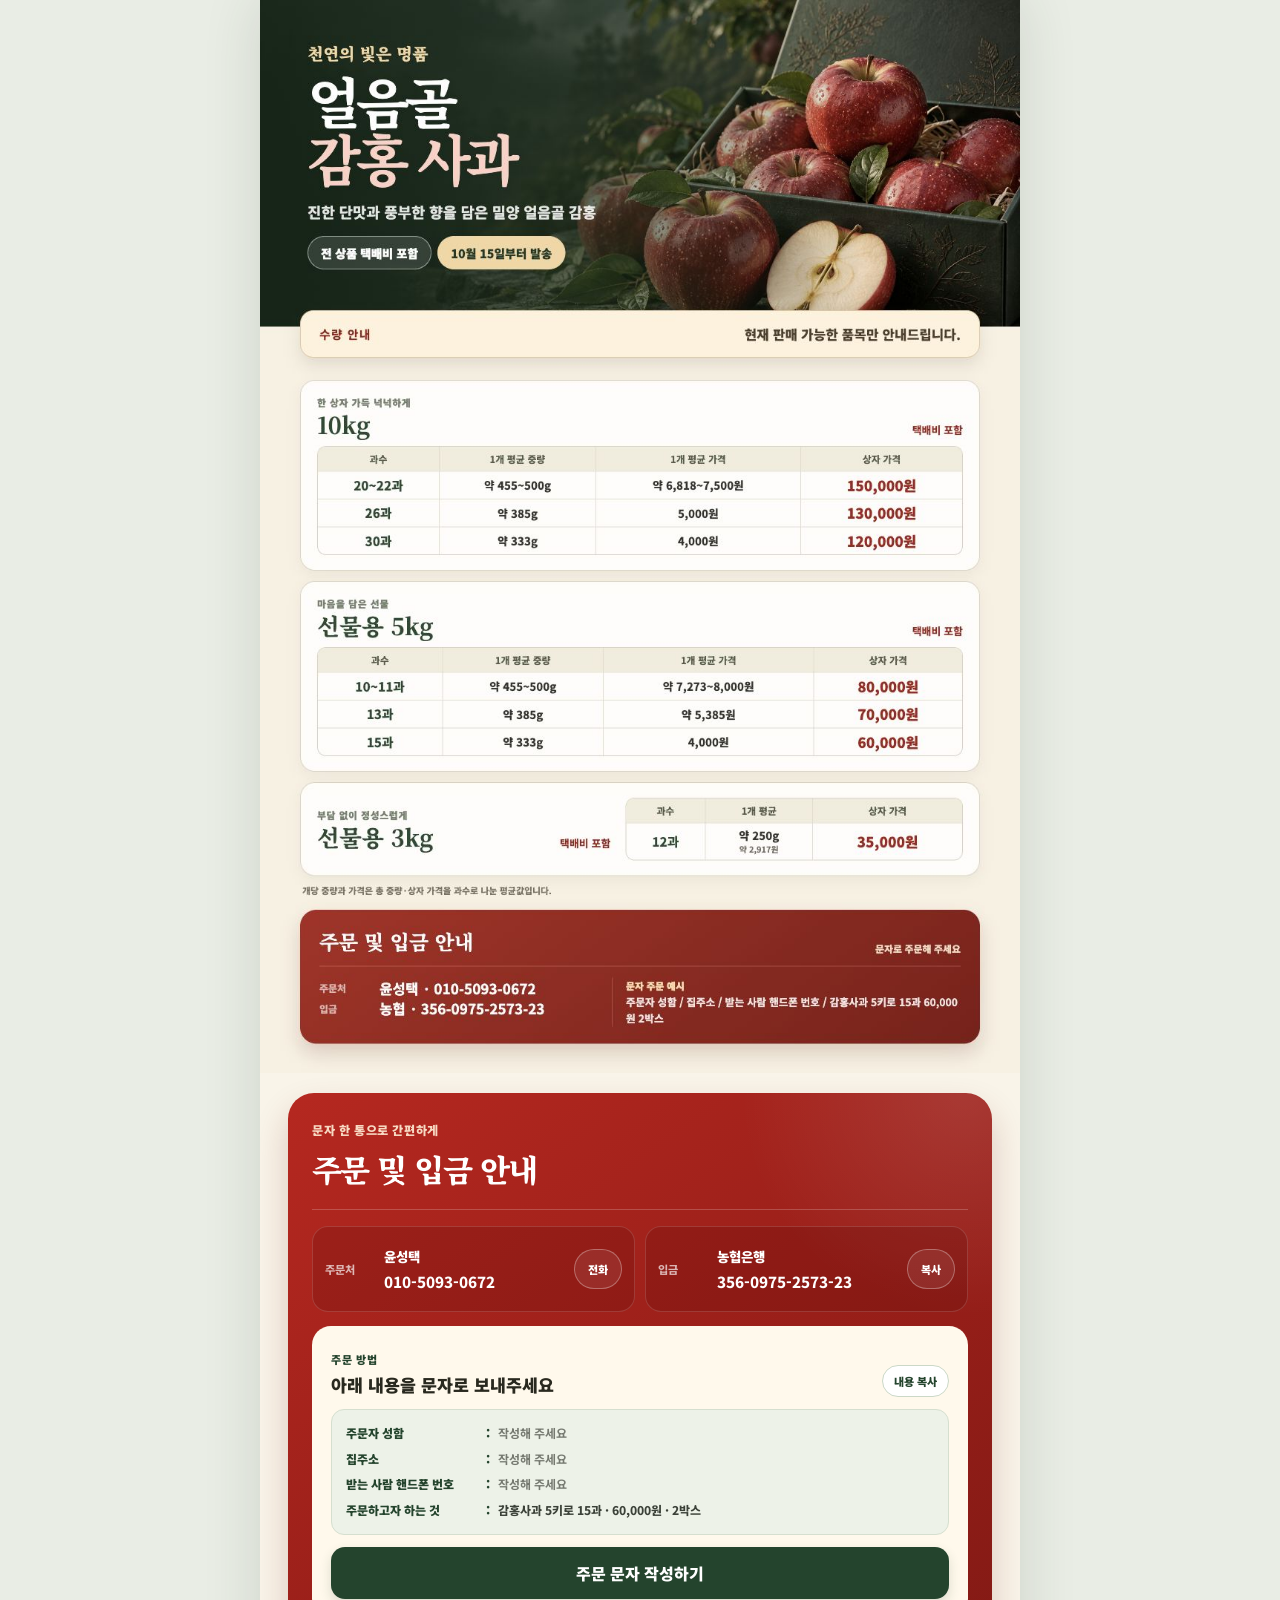
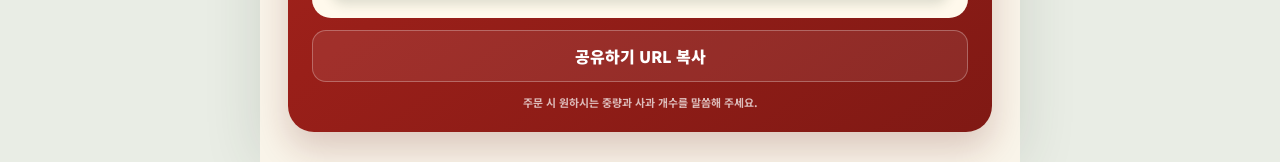
<file: index.html>
<!doctype html>
<html lang="ko">
  <head>
    <meta charset="UTF-8" />
    <meta name="viewport" content="width=device-width,initial-scale=1.0" />
    <meta name="theme-color" content="#31563a" />
    <meta
      name="description"
      content="현재 판매 가능한 밀양 얼음골 감홍 사과 가격표입니다. 택배는 10월 15일부터 발송합니다."
    />
    <meta property="og:type" content="website" />
    <meta property="og:title" content="얼음골 사과 · 감홍 가격표" />
    <meta property="og:description" content="현재 판매 가능 품목 / 택배비 포함 / 10월 15일부터 발송" />
    <meta property="og:url" content="https://dev-wonny.github.io/eoreumgol-apple/?v=20261010-remaining" />
    <meta property="og:image" content="https://dev-wonny.github.io/eoreumgol-apple/poster-gamhong.png?v=20261010-remaining" />
    <meta property="og:image:width" content="1024" />
    <meta property="og:image:height" content="1446" />
    <title>얼음골 사과 · 감홍 가격표</title>
    <link rel="preconnect" href="https://fonts.googleapis.com" />
    <link rel="preconnect" href="https://fonts.gstatic.com" crossorigin />
    <link
      href="https://fonts.googleapis.com/css2?family=Noto+Sans+KR:wght@500;600;700;800;900&family=Noto+Serif+KR:wght@700;800;900&display=swap"
      rel="stylesheet"
    />
    <link rel="stylesheet" href="styles.css?v=20261009-gamhong" />
  </head>
  <body>
    <main>
      <section class="poster" aria-label="얼음골 감홍 사과 가격표">
        <img
          src="./poster-gamhong.png?v=20261010-remaining"
          alt="현재 판매 가능한 얼음골 감홍 사과 가격표. 택배는 10월 15일부터 발송. 10kg는 20~22과 15만원, 26과 13만원, 30과 12만원. 선물용 5kg는 10~11과 8만원, 13과 7만원, 15과 6만원. 선물용 3kg 12과는 3만5천원."
        />
      </section>
      <section class="order-card" aria-labelledby="order-title">
        <div class="order-title-wrap">
          <p class="section-kicker">문자 한 통으로 간편하게</p>
          <h2 id="order-title">주문 및 입금 안내</h2>
        </div>
        <div class="order-grid">
          <div class="info-row">
            <span class="info-label">주문처</span>
            <div class="info-copy">
              <strong>윤성택</strong><a href="tel:01050930672">010-5093-0672</a>
            </div>
            <a
              class="icon-button"
              href="tel:01050930672"
              aria-label="윤성택에게 전화하기"
              >전화</a
            >
          </div>
          <div class="info-row">
            <span class="info-label">입금</span>
            <div class="info-copy">
              <strong>농협은행</strong
              ><button class="account" type="button" data-copy="3560975257323">
                356-0975-2573-23
              </button>
            </div>
            <button
              class="icon-button"
              type="button"
              data-copy="3560975257323"
              aria-label="계좌번호 복사"
            >
              복사
            </button>
          </div>
        </div>
        <div class="order-method">
          <div class="order-method-heading">
            <div>
              <span>주문 방법</span>
              <h3>아래 내용을 문자로 보내주세요</h3>
            </div>
            <button class="template-copy" type="button" id="copyOrderButton">
              내용 복사
            </button>
          </div>
          <div class="order-template" aria-label="주문 문자 양식">
            <p>
              <span>주문자 성함</span><strong>:</strong><em>작성해 주세요</em>
            </p>
            <p><span>집주소</span><strong>:</strong><em>작성해 주세요</em></p>
            <p>
              <span>받는 사람 핸드폰 번호</span><strong>:</strong
              ><em>작성해 주세요</em>
            </p>
            <p class="example">
              <span>주문하고자 하는 것</span><strong>:</strong
              ><em>감홍사과 5키로 15과 · 60,000원 · 2박스</em>
            </p>
          </div>
          <a class="sms-button" id="smsButton" href="sms:01050930672"
            >주문 문자 작성하기</a
          >
        </div>
        <button class="share-button" type="button" id="shareButton">
          공유하기 URL 복사
        </button>
        <p class="order-note">
          주문 시 원하시는 중량과 사과 개수를 말씀해 주세요.
        </p>
      </section>
    </main>
    <div class="toast" role="status" aria-live="polite"></div>
    <script src="script.js?v=20261009-gamhong"></script>
  </body>
</html>
</file>
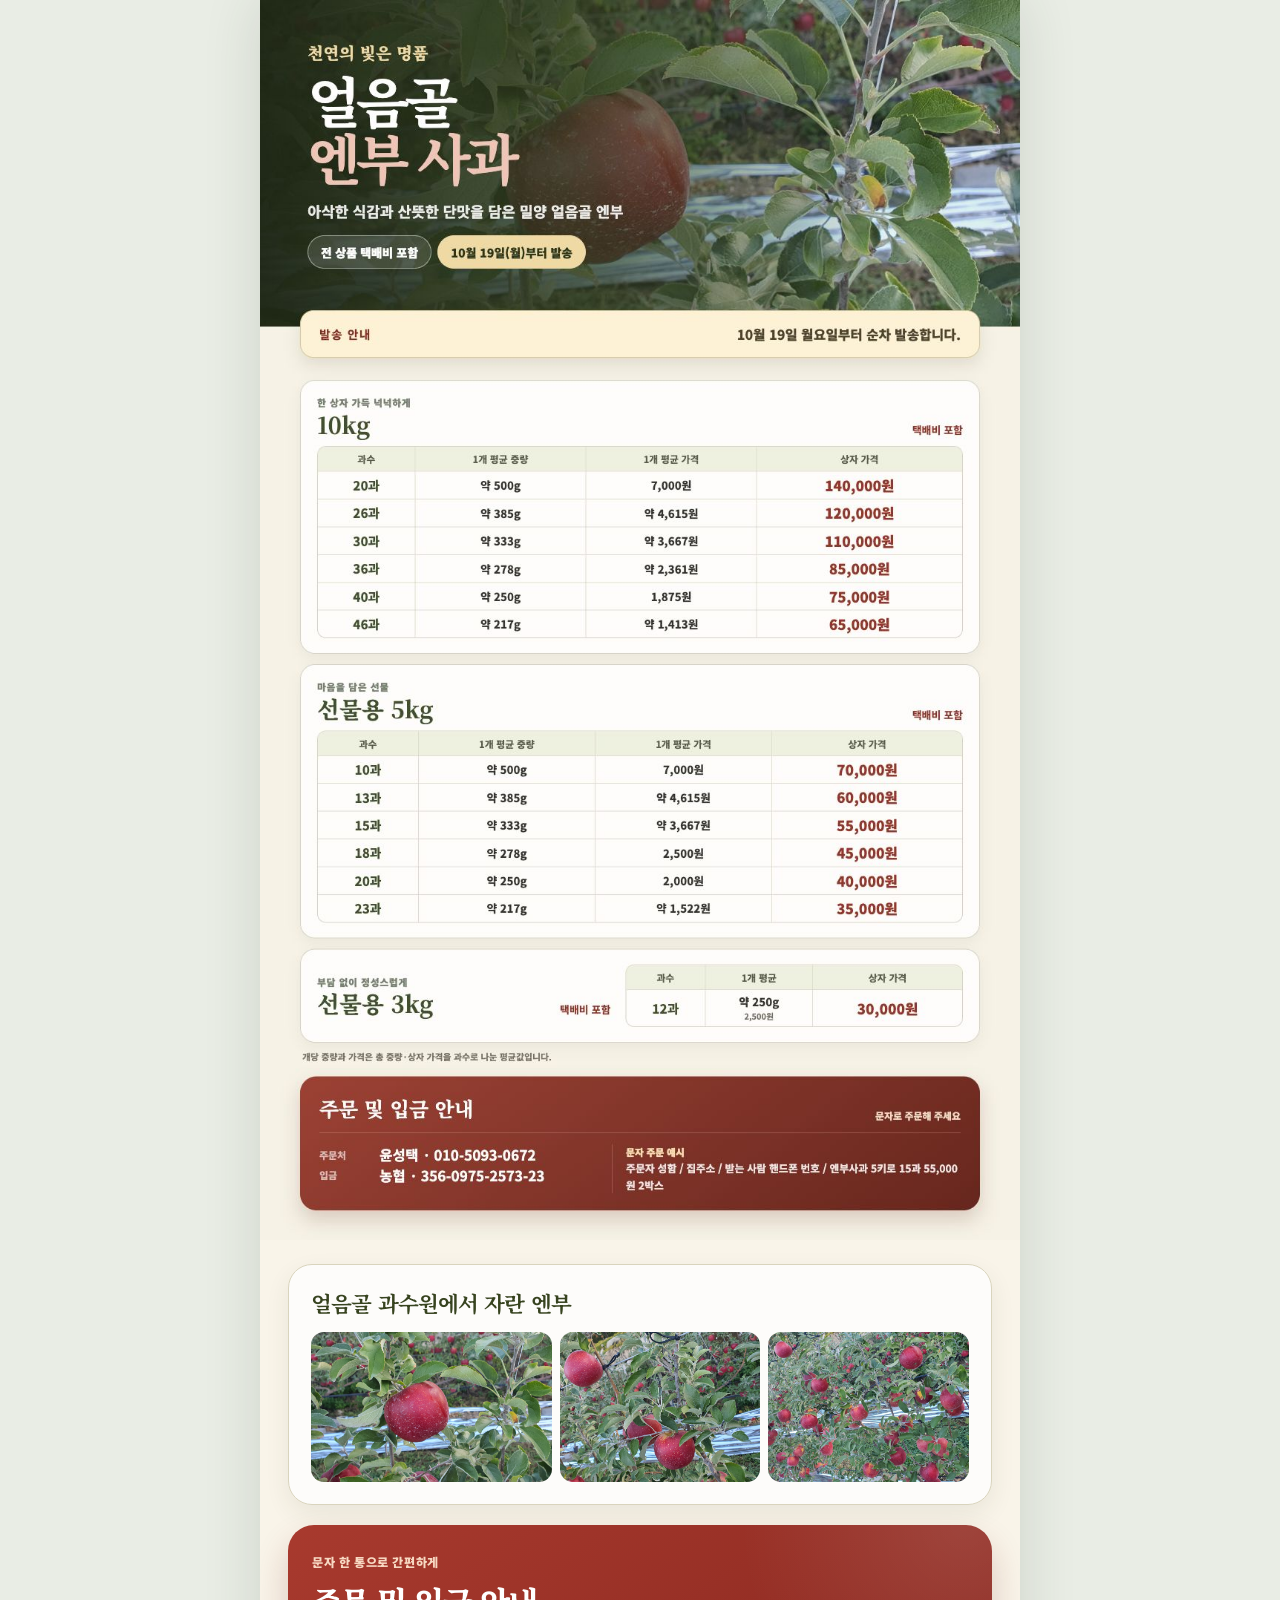
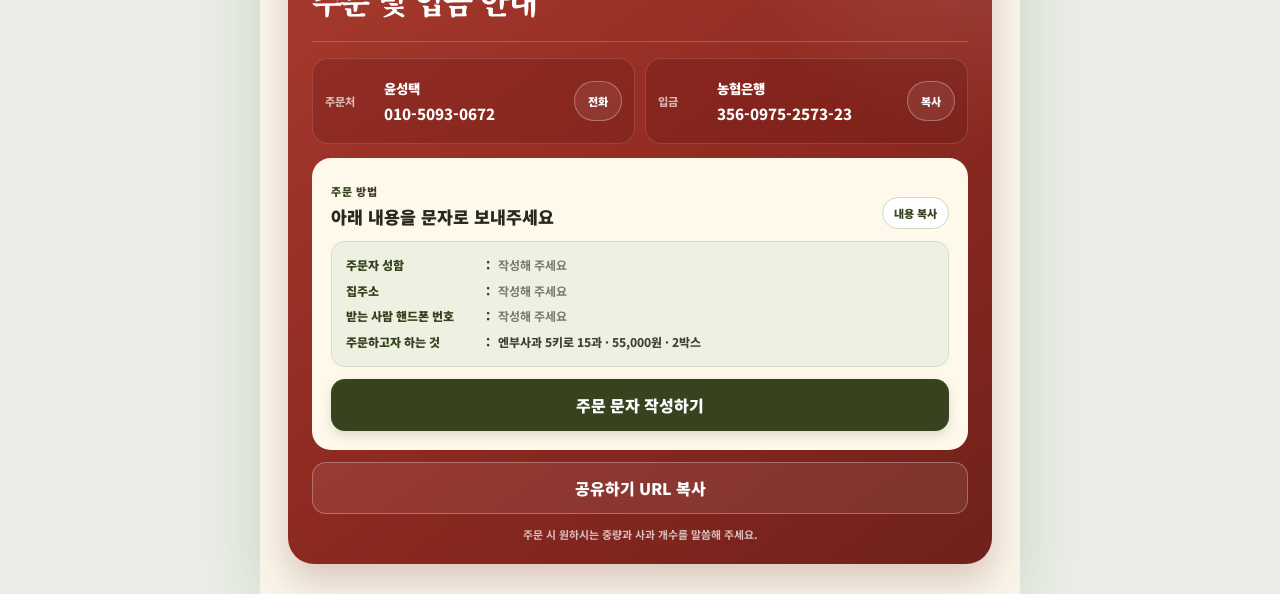
<file: enbu/index.html>
<!doctype html>
<html lang="ko">
  <head>
    <meta charset="UTF-8" />
    <meta name="viewport" content="width=device-width,initial-scale=1.0" />
    <meta name="theme-color" content="#4d5b2d" />
    <meta
      name="description"
      content="밀양 얼음골 엔부 사과 가격표입니다. 10kg, 선물용 5kg·3kg 가격을 확인하세요. 택배는 10월 19일 월요일부터 발송합니다."
    />
    <meta property="og:type" content="website" />
    <meta property="og:title" content="얼음골 사과 · 엔부 가격표" />
    <meta property="og:description" content="택배비 포함 / 10월 19일(월)부터 발송" />
    <meta property="og:url" content="https://dev-wonny.github.io/eoreumgol-apple/enbu/?v=20261019-enbu" />
    <meta property="og:image" content="https://dev-wonny.github.io/eoreumgol-apple/enbu/poster-enbu.png?v=20261019-enbu" />
    <meta property="og:image:width" content="1024" />
    <meta property="og:image:height" content="1671" />
    <title>얼음골 사과 · 엔부 가격표</title>
    <link rel="preconnect" href="https://fonts.googleapis.com" />
    <link rel="preconnect" href="https://fonts.gstatic.com" crossorigin />
    <link
      href="https://fonts.googleapis.com/css2?family=Noto+Sans+KR:wght@500;600;700;800;900&family=Noto+Serif+KR:wght@700;800;900&display=swap"
      rel="stylesheet"
    />
    <link rel="stylesheet" href="../styles.css?v=20261009-gamhong" />
    <link rel="stylesheet" href="./enbu.css?v=20261019-enbu" />
  </head>
  <body>
    <main>
      <section class="poster" aria-label="얼음골 엔부 사과 가격표">
        <img
          src="./poster-enbu.png?v=20261019-enbu"
          alt="얼음골 엔부 사과 가격표. 택배는 10월 19일 월요일부터 발송. 10kg는 20과 14만원, 26과 12만원, 30과 11만원, 36과 8만5천원, 40과 7만5천원, 46과 6만5천원. 선물용 5kg는 10과 7만원, 13과 6만원, 15과 5만5천원, 18과 4만5천원, 20과 4만원, 23과 3만5천원. 선물용 3kg 12과는 3만원."
        />
      </section>

      <section class="orchard-gallery" aria-label="얼음골 엔부 사과 과수원 사진">
        <h2>얼음골 과수원에서 자란 엔부</h2>
        <div class="gallery-grid">
          <img src="./enbu-orchard-1.jpg" alt="나무에 달린 붉은 엔부 사과" />
          <img src="./enbu-orchard-2.jpg" alt="과수원의 엔부 사과와 푸른 잎" />
          <img src="./enbu-orchard-3.jpg" alt="수확을 앞둔 엔부 사과 과수원" />
        </div>
      </section>

      <section class="order-card" aria-labelledby="order-title">
        <div class="order-title-wrap">
          <p class="section-kicker">문자 한 통으로 간편하게</p>
          <h2 id="order-title">주문 및 입금 안내</h2>
        </div>
        <div class="order-grid">
          <div class="info-row">
            <span class="info-label">주문처</span>
            <div class="info-copy">
              <strong>윤성택</strong><a href="tel:01050930672">010-5093-0672</a>
            </div>
            <a class="icon-button" href="tel:01050930672" aria-label="윤성택에게 전화하기">전화</a>
          </div>
          <div class="info-row">
            <span class="info-label">입금</span>
            <div class="info-copy">
              <strong>농협은행</strong><button class="account" type="button" data-copy="3560975257323">356-0975-2573-23</button>
            </div>
            <button class="icon-button" type="button" data-copy="3560975257323" aria-label="계좌번호 복사">복사</button>
          </div>
        </div>
        <div class="order-method">
          <div class="order-method-heading">
            <div><span>주문 방법</span><h3>아래 내용을 문자로 보내주세요</h3></div>
            <button class="template-copy" type="button" id="copyOrderButton">내용 복사</button>
          </div>
          <div class="order-template" aria-label="주문 문자 양식">
            <p><span>주문자 성함</span><strong>:</strong><em>작성해 주세요</em></p>
            <p><span>집주소</span><strong>:</strong><em>작성해 주세요</em></p>
            <p><span>받는 사람 핸드폰 번호</span><strong>:</strong><em>작성해 주세요</em></p>
            <p class="example"><span>주문하고자 하는 것</span><strong>:</strong><em>엔부사과 5키로 15과 · 55,000원 · 2박스</em></p>
          </div>
          <a class="sms-button" id="smsButton" href="sms:01050930672">주문 문자 작성하기</a>
        </div>
        <button class="share-button" type="button" id="shareButton">공유하기 URL 복사</button>
        <p class="order-note">주문 시 원하시는 중량과 사과 개수를 말씀해 주세요.</p>
      </section>
    </main>
    <div class="toast" role="status" aria-live="polite"></div>
    <script src="./script.js?v=20261019-enbu"></script>
  </body>
</html>
</file>
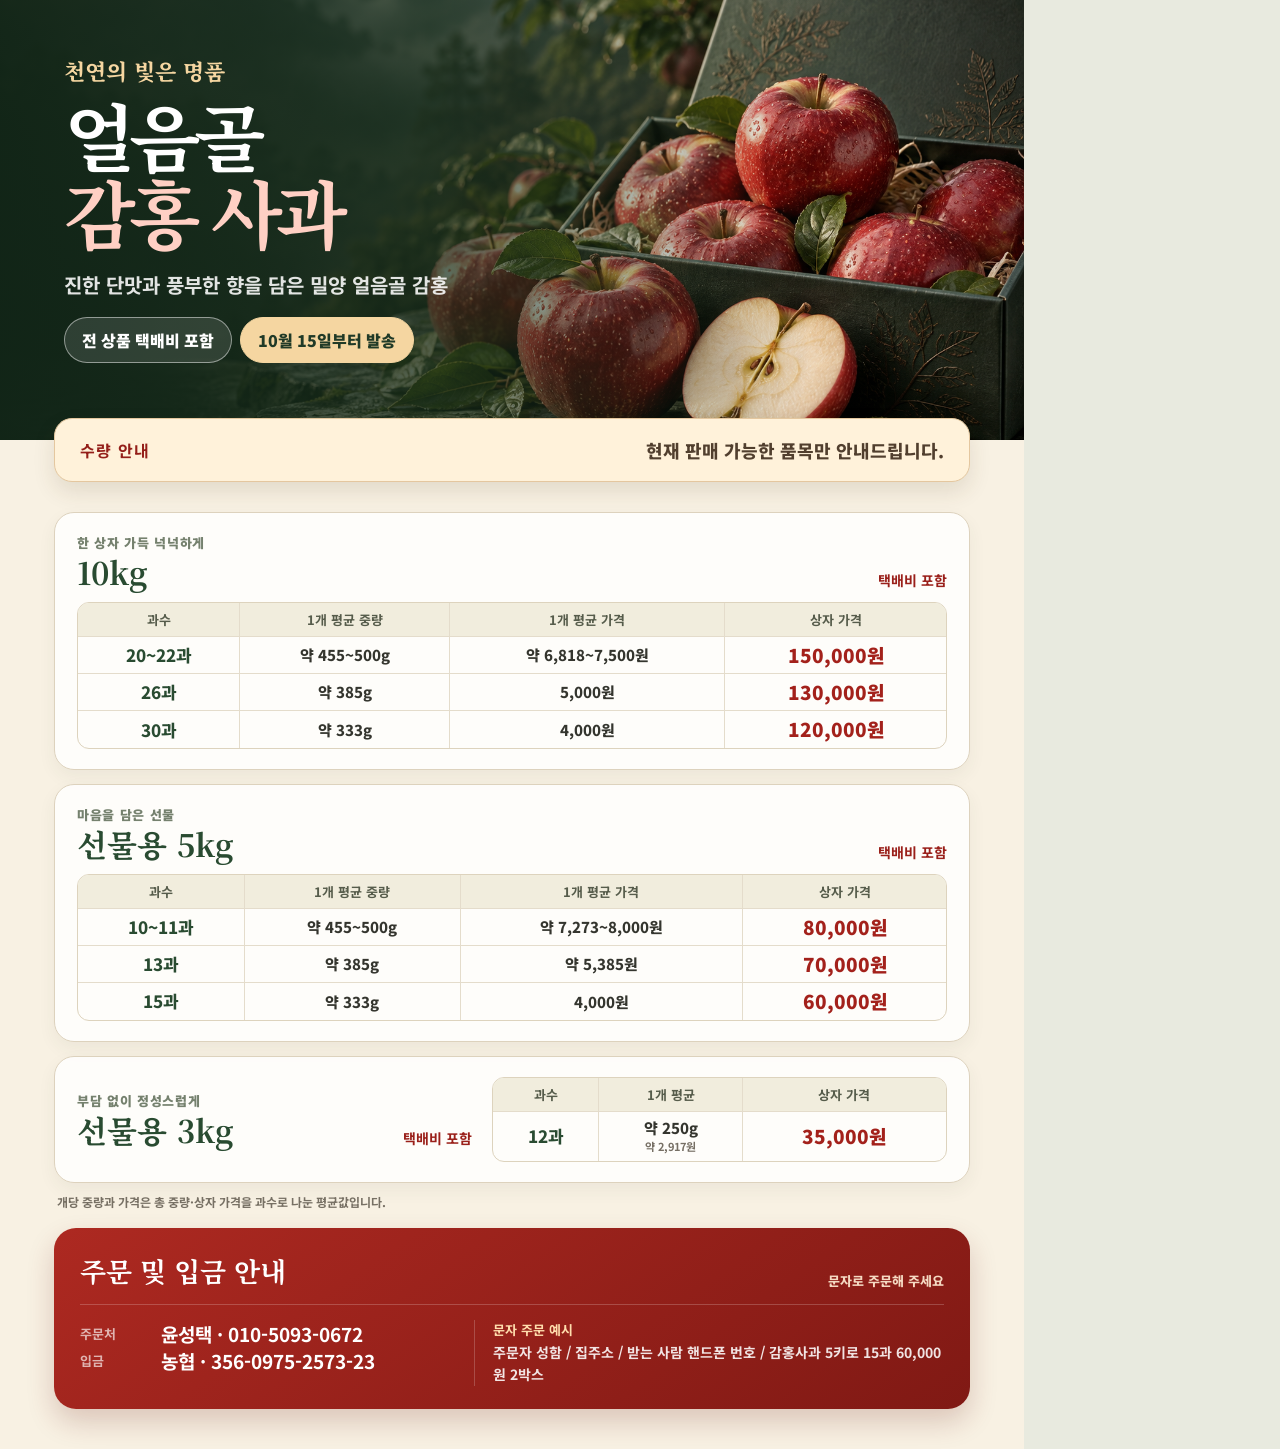
<file: poster-gamhong.html>
<!doctype html>
<html lang="ko">
  <head>
    <meta charset="UTF-8" />
    <meta name="viewport" content="width=1024" />
    <title>얼음골 감홍 사과 가격표 이미지</title>
    <link rel="preconnect" href="https://fonts.googleapis.com" />
    <link rel="preconnect" href="https://fonts.gstatic.com" crossorigin />
    <link href="https://fonts.googleapis.com/css2?family=Noto+Sans+KR:wght@500;600;700;800;900&family=Noto+Serif+KR:wght@700;800;900&display=swap" rel="stylesheet" />
    <style>
      * { box-sizing: border-box; }
      html, body { margin: 0; width: 1024px; background: #e8eadf; }
      body { font-family: "Noto Sans KR", sans-serif; color: #29291f; }
      #poster { width: 1024px; overflow: hidden; background: #f8f1e3; }
      .hero { position: relative; height: 440px; overflow: hidden; isolation: isolate; color: #fff; }
      .hero img { position: absolute; inset: 0; z-index: -2; width: 100%; height: 100%; object-fit: cover; }
      .shade { position: absolute; inset: 0; z-index: -1; background: linear-gradient(90deg, rgba(17,37,23,.96), rgba(24,47,29,.74) 42%, rgba(20,35,22,.03) 79%); }
      .hero-copy { width: 55%; padding: 55px 0 0 64px; }
      .eyebrow { margin: 0 0 10px; color: #f5d6a1; font-family: "Noto Serif KR", serif; font-size: 22px; font-weight: 800; }
      h1 { margin: 0; font-family: "Noto Serif KR", serif; font-size: 74px; line-height: 1.04; letter-spacing: -.08em; }
      h1 span { color: #ffd0c4; }
      .desc { margin: 20px 0 18px; color: rgba(255,255,255,.88); font-size: 20px; font-weight: 700; }
      .delivery { display: inline-flex; padding: 10px 17px; border: 1px solid rgba(255,255,255,.48); border-radius: 999px; background: rgba(255,255,255,.12); font-size: 16px; font-weight: 900; }
      .shipping-start { display: inline-flex; margin-left: 8px; padding: 10px 17px; border: 1px solid #f5d6a1; border-radius: 999px; color: #203a27; background: #f5d6a1; font-size: 16px; font-weight: 900; }
      .stock { display: flex; margin: -22px 54px 0; padding: 18px 25px; position: relative; z-index: 2; justify-content: space-between; align-items: center; border: 1px solid #e4c79f; border-radius: 18px; background: #fff2da; box-shadow: 0 10px 22px rgba(71,54,26,.12); }
      .stock b { color: #941f19; font-size: 16px; letter-spacing: .08em; }
      .stock span { color: #513f2e; font-size: 18px; font-weight: 800; }
      .prices { padding: 30px 54px 18px; }
      .group { padding: 20px 22px; border: 1px solid #ddd2bd; border-radius: 20px; background: rgba(255,255,255,.84); box-shadow: 0 7px 18px rgba(52,65,44,.06); }
      .group + .group { margin-top: 14px; }
      .group-head { display: flex; margin-bottom: 12px; justify-content: space-between; align-items: end; }
      .group-head p { margin: 0 0 2px; color: #75816e; font-size: 13px; font-weight: 900; letter-spacing: .05em; }
      h2 { margin: 0; color: #294b31; font-family: "Noto Serif KR", serif; font-size: 31px; line-height: 1.15; }
      .group-head b { color: #9a201a; font-size: 14px; }
      table { width: 100%; overflow: hidden; border: 1px solid #ddd3bd; border-collapse: separate; border-spacing: 0; border-radius: 12px; font-variant-numeric: tabular-nums; }
      th { padding: 7px 8px; color: #565c4b; background: #f1eddd; font-size: 13px; }
      td { padding: 7px 8px; border-top: 1px solid #e4dccb; color: #34352e; font-size: 15px; font-weight: 800; line-height: 1.18; text-align: center; }
      th + th, td + td { border-left: 1px solid #e4dccb; }
      td:first-child { color: #294b31; font-size: 17px; }
      td:last-child { color: #a3211b; font-size: 19px; font-weight: 900; }
      td small { color: #766f64; font-size: 11px; font-weight: 700; }
      .compact { display: grid; grid-template-columns: 1fr 1.15fr; gap: 20px; align-items: center; }
      .compact .group-head { margin: 0; }
      .note { margin: 10px 3px 0; color: #777064; font-size: 12px; font-weight: 700; }
      .footer { margin: 0 54px 40px; padding: 23px 26px; border-radius: 22px; color: #fff; background: linear-gradient(145deg,#ad2921,#801914); box-shadow: 0 13px 28px rgba(103,25,18,.2); }
      .footer-title { display: flex; justify-content: space-between; align-items: end; padding-bottom: 14px; border-bottom: 1px solid rgba(255,255,255,.2); }
      .footer-title h3 { margin: 0; font-family: "Noto Serif KR", serif; font-size: 27px; }
      .footer-title span { color: #f5d9c2; font-size: 13px; font-weight: 800; }
      .contact-grid { display: grid; grid-template-columns: 1fr 1.25fr; gap: 18px; padding-top: 15px; }
      .contact { display: grid; grid-template-columns: 72px 1fr; gap: 9px; align-items: center; }
      .contact b { color: rgba(255,255,255,.65); font-size: 13px; }
      .contact strong { font-size: 19px; }
      .order-example { padding-left: 18px; border-left: 1px solid rgba(255,255,255,.2); color: rgba(255,255,255,.88); font-size: 14px; font-weight: 700; line-height: 1.6; }
      .order-example b { display: block; color: #ffddad; font-size: 13px; }
    </style>
  </head>
  <body>
    <main id="poster">
      <section class="hero">
        <img src="./gamhong-hero-v2.png" alt="" />
        <div class="shade"></div>
        <div class="hero-copy">
          <p class="eyebrow">천연의 빛은 명품</p>
          <h1>얼음골<br /><span>감홍 사과</span></h1>
          <p class="desc">진한 단맛과 풍부한 향을 담은 밀양 얼음골 감홍</p>
          <div class="delivery">전 상품 택배비 포함</div><div class="shipping-start">10월 15일부터 발송</div>
        </div>
      </section>

      <div class="stock"><b>수량 안내</b><span>현재 판매 가능한 품목만 안내드립니다.</span></div>

      <section class="prices">
        <div class="group">
          <div class="group-head"><div><p>한 상자 가득 넉넉하게</p><h2>10kg</h2></div><b>택배비 포함</b></div>
          <table>
            <thead><tr><th>과수</th><th>1개 평균 중량</th><th>1개 평균 가격</th><th>상자 가격</th></tr></thead>
            <tbody>
              <tr><td>20~22과</td><td>약 455~500g</td><td>약 6,818~7,500원</td><td>150,000원</td></tr>
              <tr><td>26과</td><td>약 385g</td><td>5,000원</td><td>130,000원</td></tr>
              <tr><td>30과</td><td>약 333g</td><td>4,000원</td><td>120,000원</td></tr>
            </tbody>
          </table>
        </div>

        <div class="group">
          <div class="group-head"><div><p>마음을 담은 선물</p><h2>선물용 5kg</h2></div><b>택배비 포함</b></div>
          <table>
            <thead><tr><th>과수</th><th>1개 평균 중량</th><th>1개 평균 가격</th><th>상자 가격</th></tr></thead>
            <tbody>
              <tr><td>10~11과</td><td>약 455~500g</td><td>약 7,273~8,000원</td><td>80,000원</td></tr>
              <tr><td>13과</td><td>약 385g</td><td>약 5,385원</td><td>70,000원</td></tr>
              <tr><td>15과</td><td>약 333g</td><td>4,000원</td><td>60,000원</td></tr>
            </tbody>
          </table>
        </div>

        <div class="group compact">
          <div class="group-head"><div><p>부담 없이 정성스럽게</p><h2>선물용 3kg</h2></div><b>택배비 포함</b></div>
          <table><thead><tr><th>과수</th><th>1개 평균</th><th>상자 가격</th></tr></thead><tbody><tr><td>12과</td><td>약 250g<br /><small>약 2,917원</small></td><td>35,000원</td></tr></tbody></table>
        </div>
        <p class="note">개당 중량과 가격은 총 중량·상자 가격을 과수로 나눈 평균값입니다.</p>
      </section>

      <section class="footer">
        <div class="footer-title"><h3>주문 및 입금 안내</h3><span>문자로 주문해 주세요</span></div>
        <div class="contact-grid">
          <div>
            <div class="contact"><b>주문처</b><strong>윤성택 · 010-5093-0672</strong></div>
            <div class="contact"><b>입금</b><strong>농협 · 356-0975-2573-23</strong></div>
          </div>
          <div class="order-example"><b>문자 주문 예시</b>주문자 성함 / 집주소 / 받는 사람 핸드폰 번호 / 감홍사과 5키로 15과 60,000원 2박스</div>
        </div>
      </section>
    </main>
  </body>
</html>
</file>
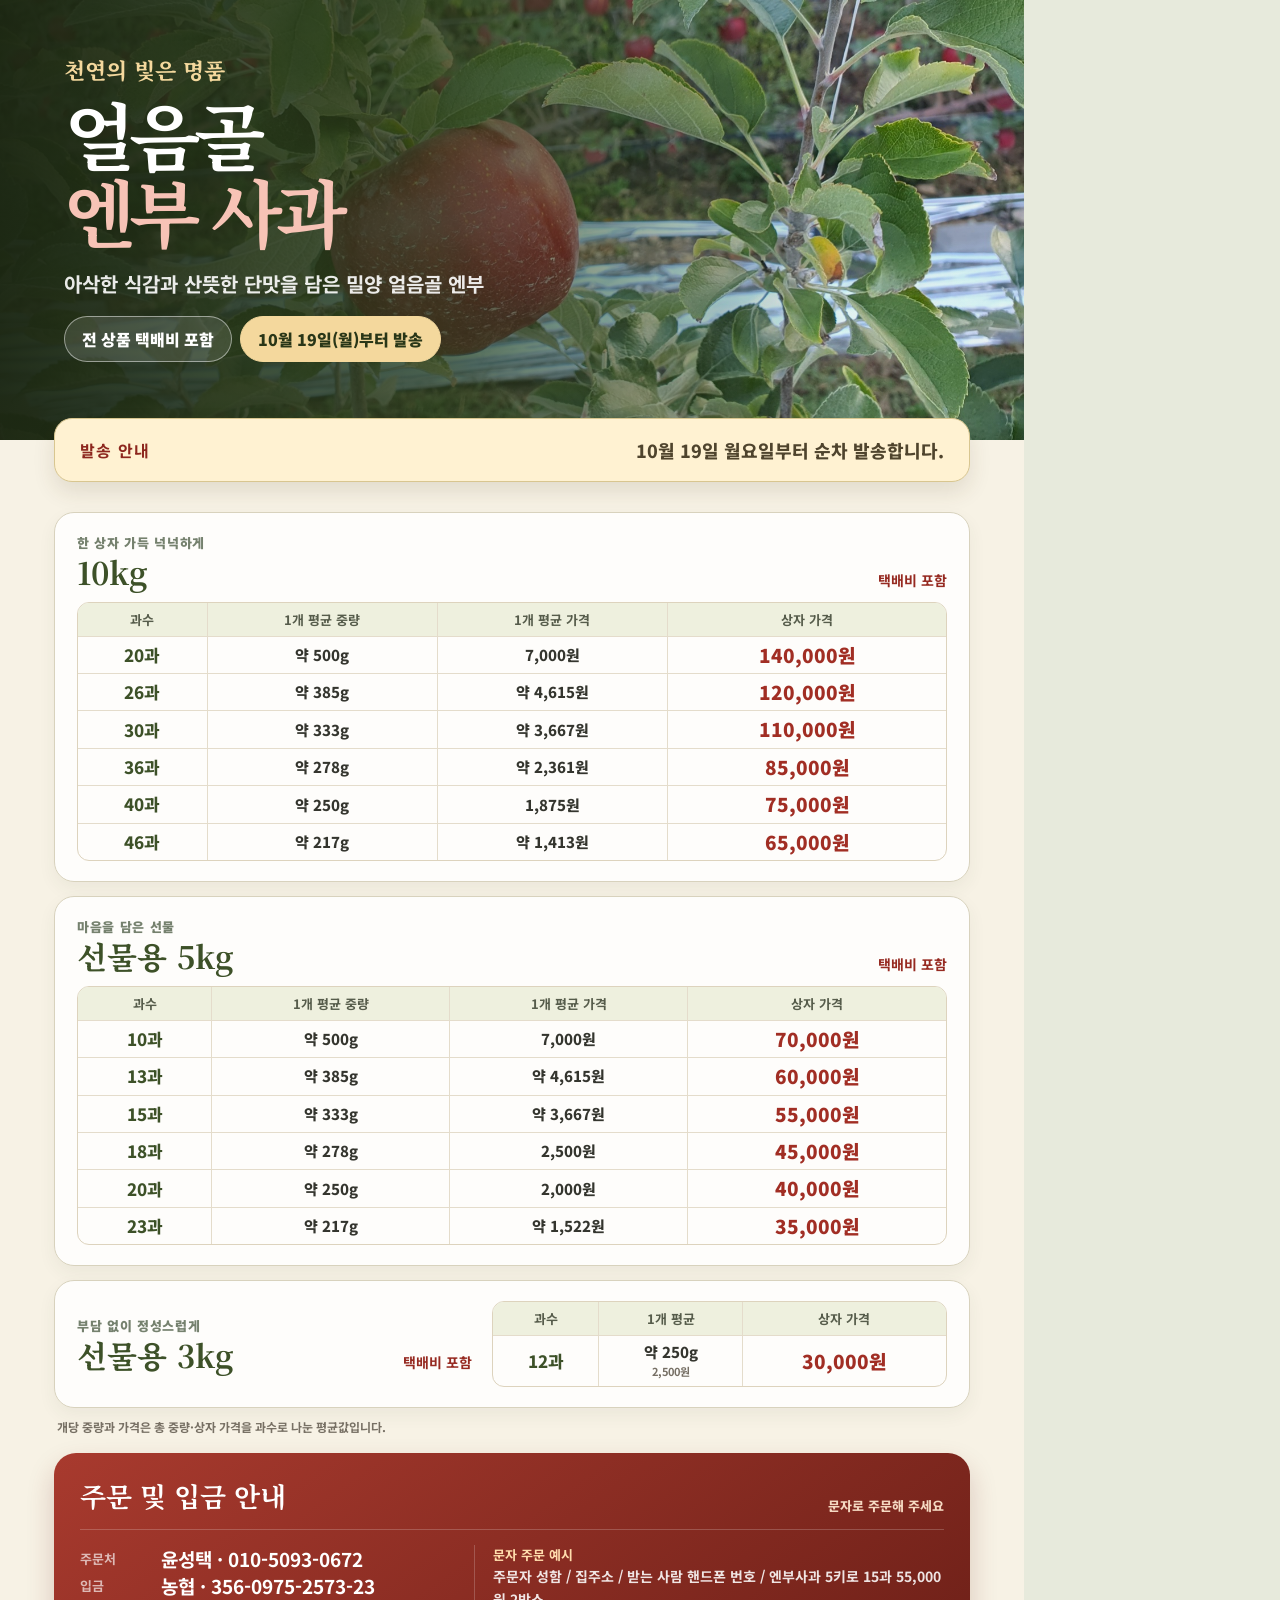
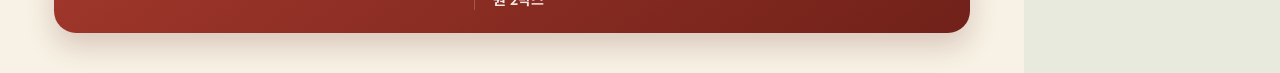
<file: enbu/poster-enbu.html>
<!doctype html>
<html lang="ko">
  <head>
    <meta charset="UTF-8" />
    <meta name="viewport" content="width=1024" />
    <title>얼음골 엔부 사과 가격표 이미지</title>
    <link rel="preconnect" href="https://fonts.googleapis.com" />
    <link rel="preconnect" href="https://fonts.gstatic.com" crossorigin />
    <link href="https://fonts.googleapis.com/css2?family=Noto+Sans+KR:wght@500;600;700;800;900&family=Noto+Serif+KR:wght@700;800;900&display=swap" rel="stylesheet" />
    <style>
      * { box-sizing: border-box; }
      html, body { margin: 0; width: 1024px; background: #e7eadc; }
      body { font-family: "Noto Sans KR", sans-serif; color: #29291f; }
      #poster { width: 1024px; overflow: hidden; background: #f7f2e5; }
      .hero { position: relative; height: 440px; overflow: hidden; isolation: isolate; color: #fff; }
      .hero img { position: absolute; inset: 0; z-index: -2; width: 100%; height: 100%; object-fit: cover; object-position: 56% 50%; }
      .shade { position: absolute; inset: 0; z-index: -1; background: linear-gradient(90deg, rgba(28,39,18,.97), rgba(43,59,25,.76) 43%, rgba(31,42,20,.06) 82%); }
      .hero-copy { width: 58%; padding: 54px 0 0 64px; }
      .eyebrow { margin: 0 0 10px; color: #f4d89d; font-family: "Noto Serif KR", serif; font-size: 22px; font-weight: 800; }
      h1 { margin: 0; font-family: "Noto Serif KR", serif; font-size: 74px; line-height: 1.04; letter-spacing: -.08em; }
      h1 span { color: #f7c3b6; }
      .desc { margin: 20px 0 18px; color: rgba(255,255,255,.9); font-size: 20px; font-weight: 700; }
      .pill { display: inline-flex; padding: 10px 17px; border: 1px solid rgba(255,255,255,.48); border-radius: 999px; background: rgba(255,255,255,.12); font-size: 16px; font-weight: 900; }
      .shipping { display: inline-flex; margin-left: 8px; padding: 10px 17px; border: 1px solid #f4d89d; border-radius: 999px; color: #293617; background: #f4d89d; font-size: 16px; font-weight: 900; }
      .notice { display: flex; margin: -22px 54px 0; padding: 18px 25px; position: relative; z-index: 2; justify-content: space-between; align-items: center; border: 1px solid #d8c690; border-radius: 18px; background: #fff2d2; box-shadow: 0 10px 22px rgba(71,54,26,.12); }
      .notice b { color: #8d271e; font-size: 16px; letter-spacing: .08em; }
      .notice span { color: #4f442d; font-size: 18px; font-weight: 800; }
      .prices { padding: 30px 54px 18px; }
      .group { padding: 20px 22px; border: 1px solid #d8d2bd; border-radius: 20px; background: rgba(255,255,255,.86); box-shadow: 0 7px 18px rgba(52,65,44,.06); }
      .group + .group { margin-top: 14px; }
      .group-head { display: flex; margin-bottom: 12px; justify-content: space-between; align-items: end; }
      .group-head p { margin: 0 0 2px; color: #75816e; font-size: 13px; font-weight: 900; letter-spacing: .05em; }
      h2 { margin: 0; color: #3d5128; font-family: "Noto Serif KR", serif; font-size: 31px; line-height: 1.15; }
      .group-head b { color: #962a21; font-size: 14px; }
      table { width: 100%; overflow: hidden; border: 1px solid #ddd3bd; border-collapse: separate; border-spacing: 0; border-radius: 12px; font-variant-numeric: tabular-nums; }
      th { padding: 7px 8px; color: #565c4b; background: #eef0de; font-size: 13px; }
      td { padding: 7px 8px; border-top: 1px solid #e4dccb; color: #34352e; font-size: 15px; font-weight: 800; line-height: 1.18; text-align: center; }
      th + th, td + td { border-left: 1px solid #e4dccb; }
      td:first-child { color: #3d5128; font-size: 17px; }
      td:last-child { color: #a12e24; font-size: 19px; font-weight: 900; }
      td small { color: #766f64; font-size: 11px; font-weight: 700; }
      .compact { display: grid; grid-template-columns: 1fr 1.15fr; gap: 20px; align-items: center; }
      .compact .group-head { margin: 0; }
      .note { margin: 10px 3px 0; color: #777064; font-size: 12px; font-weight: 700; }
      .footer { margin: 0 54px 40px; padding: 23px 26px; border-radius: 22px; color: #fff; background: linear-gradient(145deg,#a83a2e,#702119); box-shadow: 0 13px 28px rgba(103,25,18,.2); }
      .footer-title { display: flex; justify-content: space-between; align-items: end; padding-bottom: 14px; border-bottom: 1px solid rgba(255,255,255,.2); }
      .footer-title h3 { margin: 0; font-family: "Noto Serif KR", serif; font-size: 27px; }
      .footer-title span { color: #f5d9c2; font-size: 13px; font-weight: 800; }
      .contact-grid { display: grid; grid-template-columns: 1fr 1.25fr; gap: 18px; padding-top: 15px; }
      .contact { display: grid; grid-template-columns: 72px 1fr; gap: 9px; align-items: center; }
      .contact b { color: rgba(255,255,255,.65); font-size: 13px; }
      .contact strong { font-size: 19px; }
      .order-example { padding-left: 18px; border-left: 1px solid rgba(255,255,255,.2); color: rgba(255,255,255,.88); font-size: 14px; font-weight: 700; line-height: 1.6; }
      .order-example b { display: block; color: #ffddad; font-size: 13px; }
    </style>
  </head>
  <body>
    <main id="poster">
      <section class="hero">
        <img src="./enbu-orchard-1.jpg" alt="" />
        <div class="shade"></div>
        <div class="hero-copy">
          <p class="eyebrow">천연의 빛은 명품</p>
          <h1>얼음골<br /><span>엔부 사과</span></h1>
          <p class="desc">아삭한 식감과 산뜻한 단맛을 담은 밀양 얼음골 엔부</p>
          <div class="pill">전 상품 택배비 포함</div><div class="shipping">10월 19일(월)부터 발송</div>
        </div>
      </section>

      <div class="notice"><b>발송 안내</b><span>10월 19일 월요일부터 순차 발송합니다.</span></div>

      <section class="prices">
        <div class="group">
          <div class="group-head"><div><p>한 상자 가득 넉넉하게</p><h2>10kg</h2></div><b>택배비 포함</b></div>
          <table>
            <thead><tr><th>과수</th><th>1개 평균 중량</th><th>1개 평균 가격</th><th>상자 가격</th></tr></thead>
            <tbody>
              <tr><td>20과</td><td>약 500g</td><td>7,000원</td><td>140,000원</td></tr>
              <tr><td>26과</td><td>약 385g</td><td>약 4,615원</td><td>120,000원</td></tr>
              <tr><td>30과</td><td>약 333g</td><td>약 3,667원</td><td>110,000원</td></tr>
              <tr><td>36과</td><td>약 278g</td><td>약 2,361원</td><td>85,000원</td></tr>
              <tr><td>40과</td><td>약 250g</td><td>1,875원</td><td>75,000원</td></tr>
              <tr><td>46과</td><td>약 217g</td><td>약 1,413원</td><td>65,000원</td></tr>
            </tbody>
          </table>
        </div>

        <div class="group">
          <div class="group-head"><div><p>마음을 담은 선물</p><h2>선물용 5kg</h2></div><b>택배비 포함</b></div>
          <table>
            <thead><tr><th>과수</th><th>1개 평균 중량</th><th>1개 평균 가격</th><th>상자 가격</th></tr></thead>
            <tbody>
              <tr><td>10과</td><td>약 500g</td><td>7,000원</td><td>70,000원</td></tr>
              <tr><td>13과</td><td>약 385g</td><td>약 4,615원</td><td>60,000원</td></tr>
              <tr><td>15과</td><td>약 333g</td><td>약 3,667원</td><td>55,000원</td></tr>
              <tr><td>18과</td><td>약 278g</td><td>2,500원</td><td>45,000원</td></tr>
              <tr><td>20과</td><td>약 250g</td><td>2,000원</td><td>40,000원</td></tr>
              <tr><td>23과</td><td>약 217g</td><td>약 1,522원</td><td>35,000원</td></tr>
            </tbody>
          </table>
        </div>

        <div class="group compact">
          <div class="group-head"><div><p>부담 없이 정성스럽게</p><h2>선물용 3kg</h2></div><b>택배비 포함</b></div>
          <table><thead><tr><th>과수</th><th>1개 평균</th><th>상자 가격</th></tr></thead><tbody><tr><td>12과</td><td>약 250g<br /><small>2,500원</small></td><td>30,000원</td></tr></tbody></table>
        </div>
        <p class="note">개당 중량과 가격은 총 중량·상자 가격을 과수로 나눈 평균값입니다.</p>
      </section>

      <section class="footer">
        <div class="footer-title"><h3>주문 및 입금 안내</h3><span>문자로 주문해 주세요</span></div>
        <div class="contact-grid">
          <div>
            <div class="contact"><b>주문처</b><strong>윤성택 · 010-5093-0672</strong></div>
            <div class="contact"><b>입금</b><strong>농협 · 356-0975-2573-23</strong></div>
          </div>
          <div class="order-example"><b>문자 주문 예시</b>주문자 성함 / 집주소 / 받는 사람 핸드폰 번호 / 엔부사과 5키로 15과 55,000원 2박스</div>
        </div>
      </section>
    </main>
  </body>
</html>
</file>
<file: styles.css>
:root {
  color-scheme: light;
  --green: #31563a;
  --green-deep: #24442d;
  --green-soft: #edf2e8;
  --red: #b92821;
  --red-deep: #8f1c17;
  --cream: #fff7e8;
  --ink: #29291f;
  font-family: "Noto Sans KR", "Apple SD Gothic Neo", sans-serif;
}

* { box-sizing: border-box; }
html { background: #e9ede5; }
body { margin: 0; color: var(--ink); background: #e9ede5; }
button, a { -webkit-tap-highlight-color: transparent; }
button { font: inherit; }
a { color: inherit; }

main {
  width: min(100%, 760px);
  min-height: 100vh;
  margin: 0 auto;
  overflow: hidden;
  background: #f9f4e9;
  box-shadow: 0 0 54px rgba(46, 58, 43, .14);
}

.poster {
  background: #f9f4e9;
}

.poster img {
  display: block;
  width: 100%;
  height: auto;
}

.catalog { padding-bottom: 8px; background: #f9f4e9; }

.catalog-hero {
  position: relative;
  min-height: 430px;
  overflow: hidden;
  isolation: isolate;
  background: var(--green-deep);
}
.hero-photo {
  position: absolute;
  inset: 0;
  width: 100%;
  height: 100%;
  object-fit: cover;
  object-position: 56% center;
  z-index: -2;
}
.hero-shade {
  position: absolute;
  inset: 0;
  z-index: -1;
  background: linear-gradient(90deg, rgba(20, 40, 25, .95) 0%, rgba(28, 49, 30, .78) 38%, rgba(25, 40, 24, .08) 78%);
}
.hero-copy {
  width: min(58%, 410px);
  padding: 62px 0 52px 54px;
  color: #fff;
}
.hero-kicker {
  margin: 0 0 12px;
  color: #f4dba9;
  font-family: "Noto Serif KR", serif;
  font-size: 1rem;
  font-weight: 800;
}
.catalog h1 {
  margin: 0;
  font-family: "Noto Serif KR", serif;
  font-size: clamp(3.3rem, 8vw, 5.2rem);
  font-weight: 900;
  line-height: 1.06;
  letter-spacing: -.07em;
}
.catalog h1 span { color: #ffcfc2; }
.hero-description {
  max-width: 320px;
  margin: 22px 0 20px;
  color: rgba(255,255,255,.86);
  font-size: .98rem;
  font-weight: 700;
  line-height: 1.6;
}
.delivery-pill {
  display: inline-flex;
  padding: 9px 14px;
  border: 1px solid rgba(255,255,255,.42);
  border-radius: 999px;
  background: rgba(255,255,255,.12);
  font-size: .8rem;
  font-weight: 900;
}
.stock-alert {
  display: flex;
  margin: -20px 28px 0;
  padding: 18px 22px;
  position: relative;
  z-index: 2;
  align-items: center;
  justify-content: space-between;
  gap: 18px;
  border: 1px solid #e6c9a7;
  border-radius: 18px;
  background: #fff4df;
  box-shadow: 0 10px 24px rgba(66, 54, 31, .12);
}
.stock-alert strong { flex: none; color: var(--red-deep); font-size: .76rem; letter-spacing: .08em; }
.stock-alert span { color: #594633; font-size: .91rem; font-weight: 800; text-align: right; }

.price-board { padding: 28px; }
.price-group {
  padding: 24px;
  border: 1px solid #ded6c4;
  border-radius: 22px;
  background: rgba(255,255,255,.82);
  box-shadow: 0 8px 22px rgba(45, 61, 42, .07);
}
.price-group + .price-group { margin-top: 14px; }
.price-heading {
  display: flex;
  margin-bottom: 15px;
  align-items: flex-end;
  justify-content: space-between;
  gap: 16px;
}
.price-heading span { color: #71816c; font-size: .72rem; font-weight: 900; letter-spacing: .06em; }
.price-heading h2 {
  margin: 3px 0 0;
  color: var(--green-deep);
  font-family: "Noto Serif KR", serif;
  font-size: 1.7rem;
  line-height: 1.2;
  letter-spacing: -.04em;
}
.price-heading b { flex: none; color: var(--red-deep); font-size: .72rem; }
.price-group table {
  width: 100%;
  border-collapse: separate;
  border-spacing: 0;
  overflow: hidden;
  border: 1px solid #ddd3be;
  border-radius: 13px;
  font-variant-numeric: tabular-nums;
}
.price-group th {
  padding: 9px 8px;
  color: #5b614f;
  background: #f2eedf;
  font-size: .72rem;
  font-weight: 900;
  text-align: center;
}
.price-group td {
  padding: 10px 8px;
  border-top: 1px solid #e7dfcf;
  color: #33342d;
  font-size: .9rem;
  font-weight: 800;
  line-height: 1.25;
  text-align: center;
}
.price-group td + td,
.price-group th + th { border-left: 1px solid #e7dfcf; }
.price-group td:first-child { color: var(--green-deep); font-size: 1rem; }
.price-group td:last-child { color: var(--red-deep); font-size: 1.05rem; font-weight: 900; white-space: nowrap; }
.price-group td small { color: #7b756a; font-size: .68rem; font-weight: 700; }
.price-group-small { background: #fffaf0; }
.price-note { margin: 12px 3px 0; color: #777164; font-size: .68rem; font-weight: 700; }

.order-card {
  margin: 20px 28px 30px;
  padding: 28px 24px 22px;
  border-radius: 26px;
  color: #fff;
  background:
    radial-gradient(circle at 96% 0%, rgba(255,255,255,.11), transparent 14rem),
    linear-gradient(145deg, #b52820 0%, #991f19 52%, #801914 100%);
  box-shadow: 0 17px 34px rgba(104, 24, 18, .20);
}

.order-title-wrap {
  padding-bottom: 18px;
  border-bottom: 1px solid rgba(255,255,255,.20);
}
.section-kicker {
  margin: 0 0 7px;
  color: #f7d8c2;
  font-size: .76rem;
  font-weight: 900;
  letter-spacing: .05em;
}
.order-card h2 {
  margin: 0;
  font-family: "Noto Serif KR", serif;
  font-size: 1.95rem;
  font-weight: 900;
  letter-spacing: -.05em;
}

.order-grid {
  display: grid;
  grid-template-columns: 1fr 1fr;
  gap: 10px;
  margin-top: 16px;
}
.info-row {
  display: grid;
  grid-template-columns: 50px 1fr 48px;
  min-height: 86px;
  padding: 12px;
  align-items: center;
  gap: 9px;
  border: 1px solid rgba(255,255,255,.14);
  border-radius: 16px;
  background: rgba(65, 6, 5, .16);
}
.info-label {
  color: rgba(255,255,255,.68);
  font-size: .70rem;
  font-weight: 800;
}
.info-copy { min-width: 0; }
.info-copy strong {
  display: block;
  margin-bottom: 3px;
  font-size: .84rem;
  font-weight: 900;
}
.info-copy a,
.account {
  color: #fff;
  font-size: .95rem;
  font-weight: 800;
  line-height: 1.35;
  text-decoration: none;
}
.account {
  max-width: 100%;
  padding: 0;
  border: 0;
  background: none;
  text-align: left;
  cursor: pointer;
}
.icon-button {
  display: grid;
  min-width: 44px;
  height: 40px;
  padding: 0 8px;
  place-items: center;
  border: 1px solid rgba(255,255,255,.30);
  border-radius: 999px;
  color: #fff;
  background: rgba(255,255,255,.08);
  font-size: .69rem;
  font-weight: 900;
  text-decoration: none;
  cursor: pointer;
}

.order-method {
  margin-top: 14px;
  padding: 19px;
  border-radius: 19px;
  color: var(--ink);
  background: #fff9ec;
}
.order-method-heading {
  display: flex;
  align-items: flex-end;
  justify-content: space-between;
  gap: 12px;
  margin-bottom: 12px;
}
.order-method-heading span {
  color: var(--green-deep);
  font-size: .69rem;
  font-weight: 900;
  letter-spacing: .07em;
}
.order-method-heading h3 {
  margin: 3px 0 0;
  font-size: 1.08rem;
  font-weight: 900;
}
.template-copy {
  flex: none;
  padding: 7px 11px;
  border: 1px solid #cbd8c7;
  border-radius: 999px;
  color: var(--green-deep);
  background: #fff;
  font-size: .69rem;
  font-weight: 900;
  cursor: pointer;
}
.order-template {
  padding: 14px;
  border: 1px solid #d5dfcf;
  border-radius: 13px;
  background: var(--green-soft);
}
.order-template p {
  display: grid;
  grid-template-columns: 136px 8px 1fr;
  gap: 4px;
  margin: 0;
  align-items: start;
  color: #4a5147;
  font-size: .75rem;
  font-weight: 700;
  line-height: 1.55;
}
.order-template p + p { margin-top: 7px; }
.order-template span,
.order-template strong { color: var(--green-deep); font-weight: 900; }
.order-template em { color: #757970; font-style: normal; font-weight: 700; }
.order-template .example em { color: #3b4138; font-weight: 800; }

.sms-button,
.share-button {
  display: flex;
  width: 100%;
  min-height: 52px;
  justify-content: center;
  align-items: center;
  border-radius: 14px;
  font-weight: 900;
  cursor: pointer;
}
.sms-button {
  margin-top: 12px;
  border: 0;
  color: #fff;
  background: var(--green-deep);
  text-decoration: none;
  box-shadow: 0 5px 12px rgba(38, 68, 45, .16);
}
.share-button {
  margin-top: 12px;
  border: 1px solid rgba(255,255,255,.28);
  color: #fff;
  background: rgba(255,255,255,.08);
}
.order-note {
  margin: 12px 0 0;
  color: rgba(255,255,255,.70);
  font-size: .68rem;
  font-weight: 700;
  text-align: center;
}

.toast {
  position: fixed;
  left: 50%;
  bottom: 24px;
  z-index: 20;
  padding: 11px 16px;
  border-radius: 999px;
  color: #fff;
  background: rgba(31, 31, 27, .94);
  font-size: .84rem;
  font-weight: 700;
  opacity: 0;
  pointer-events: none;
  transform: translate(-50%, 10px);
  transition: .2s ease;
}
.toast.show { opacity: 1; transform: translate(-50%, 0); }

button:focus-visible,
a:focus-visible { outline: 3px solid rgba(255,255,255,.85); outline-offset: 3px; }

@media (max-width: 600px) {
  .catalog-hero { min-height: 390px; }
  .hero-photo { object-position: 61% center; }
  .hero-shade { background: linear-gradient(90deg, rgba(20, 40, 25, .94) 0%, rgba(28, 49, 30, .66) 48%, rgba(25, 40, 24, .05) 86%); }
  .hero-copy { width: 72%; padding: 45px 0 40px 24px; }
  .catalog h1 { font-size: clamp(2.9rem, 14vw, 4rem); }
  .hero-description { max-width: 235px; font-size: .84rem; }
  .stock-alert { margin: -18px 14px 0; padding: 16px; align-items: flex-start; flex-direction: column; gap: 5px; }
  .stock-alert span { font-size: .83rem; text-align: left; }
  .price-board { padding: 20px 14px 8px; }
  .price-group { padding: 17px 12px; border-radius: 18px; }
  .price-heading h2 { font-size: 1.45rem; }
  .price-group th { padding: 8px 4px; font-size: .66rem; }
  .price-group td { padding: 9px 4px; font-size: .75rem; }
  .price-group td:first-child { font-size: .87rem; }
  .price-group td:last-child { font-size: .87rem; }
  .price-group td small { font-size: .59rem; }
  .order-card { margin: 12px 14px 24px; padding: 23px 16px 18px; border-radius: 22px; }
  .order-grid { grid-template-columns: 1fr; }
  .order-method { padding: 16px; }
  .order-template p { grid-template-columns: 1fr; gap: 1px; }
  .order-template p strong { display: none; }
  .order-template p em { margin-top: 1px; }
}

@media (max-width: 390px) {
  .order-card h2 { font-size: 1.65rem; }
  .order-method-heading { align-items: flex-start; }
  .order-method-heading h3 { font-size: .98rem; }
  .template-copy { padding: 6px 9px; }
}

@media (prefers-reduced-motion: reduce) {
  * { transition: none !important; }
}
</file>
<file: enbu/enbu.css>
:root {
  --green: #4d5b2d;
  --green-deep: #37431f;
  --green-soft: #eef1e2;
  --red: #a62d25;
  --red-deep: #812119;
}

.orchard-gallery {
  margin: 24px 28px 8px;
  padding: 22px;
  border: 1px solid #d9d4bd;
  border-radius: 24px;
  background: rgba(255, 255, 255, .78);
  box-shadow: 0 9px 24px rgba(54, 67, 34, .08);
}

.orchard-gallery h2 {
  margin: 0 0 14px;
  color: var(--green-deep);
  font-family: "Noto Serif KR", serif;
  font-size: 1.35rem;
  letter-spacing: -.04em;
}

.gallery-grid {
  display: grid;
  grid-template-columns: 1.2fr 1fr 1fr;
  gap: 8px;
}

.gallery-grid img {
  display: block;
  width: 100%;
  height: 150px;
  border-radius: 13px;
  object-fit: cover;
}

.gallery-grid img:first-child { object-position: 50% 51%; }
.gallery-grid img:nth-child(2) { object-position: 46% 50%; }

.order-card {
  background:
    radial-gradient(circle at 96% 0%, rgba(255,255,255,.11), transparent 14rem),
    linear-gradient(145deg, #a83a2e 0%, #8e2a21 52%, #6f211b 100%);
}

.sms-button { background: var(--green-deep); }

@media (max-width: 600px) {
  .orchard-gallery { margin: 18px 14px 4px; padding: 16px; border-radius: 20px; }
  .gallery-grid { grid-template-columns: 1fr 1fr; }
  .gallery-grid img { height: 120px; }
  .gallery-grid img:first-child { grid-column: 1 / -1; height: 180px; }
}
</file>
